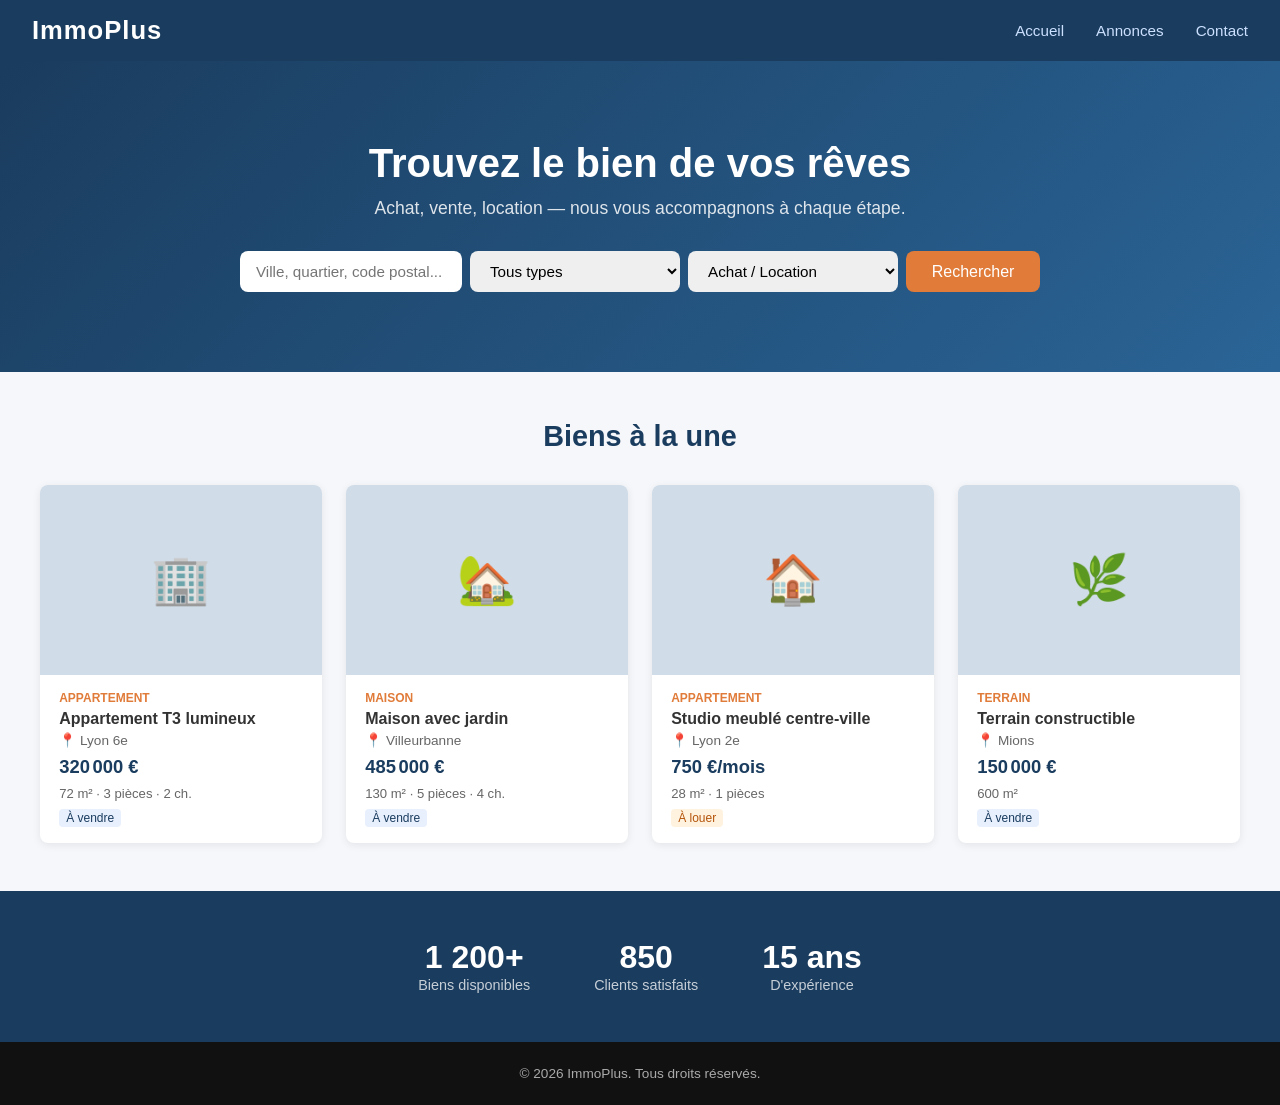
<file: immo/index.html>
<!DOCTYPE html>
<html lang="fr">
<head>
  <meta charset="UTF-8" />
  <meta name="viewport" content="width=device-width, initial-scale=1.0" />
  <title>ImmoPlus - Votre agence immobilière</title>
  <link rel="stylesheet" href="css/style.css" />
</head>
<body>

  <header>
    <nav class="navbar">
      <div class="logo">ImmoPlus</div>
      <ul class="nav-links">
        <li><a href="index.html">Accueil</a></li>
        <li><a href="pages/annonces.html">Annonces</a></li>
        <li><a href="pages/contact.html">Contact</a></li>
      </ul>
    </nav>
  </header>

  <section class="hero">
    <div class="hero-content">
      <h1>Trouvez le bien de vos rêves</h1>
      <p>Achat, vente, location — nous vous accompagnons à chaque étape.</p>
      <form class="search-bar" id="searchForm">
        <input type="text" id="searchInput" placeholder="Ville, quartier, code postal..." />
        <select id="typeSelect">
          <option value="">Tous types</option>
          <option value="appartement">Appartement</option>
          <option value="maison">Maison</option>
          <option value="terrain">Terrain</option>
          <option value="commercial">Local commercial</option>
        </select>
        <select id="transactionSelect">
          <option value="">Achat / Location</option>
          <option value="achat">Achat</option>
          <option value="location">Location</option>
        </select>
        <button type="submit">Rechercher</button>
      </form>
    </div>
  </section>

  <section class="featured">
    <h2>Biens à la une</h2>
    <div class="listings" id="featuredListings"></div>
  </section>

  <section class="stats">
    <div class="stat-item">
      <span class="stat-number">1 200+</span>
      <span class="stat-label">Biens disponibles</span>
    </div>
    <div class="stat-item">
      <span class="stat-number">850</span>
      <span class="stat-label">Clients satisfaits</span>
    </div>
    <div class="stat-item">
      <span class="stat-number">15 ans</span>
      <span class="stat-label">D'expérience</span>
    </div>
  </section>

  <footer>
    <p>&copy; 2026 ImmoPlus. Tous droits réservés.</p>
  </footer>

  <script src="js/data.js"></script>
  <script src="js/app.js"></script>
</body>
</html>
</file>
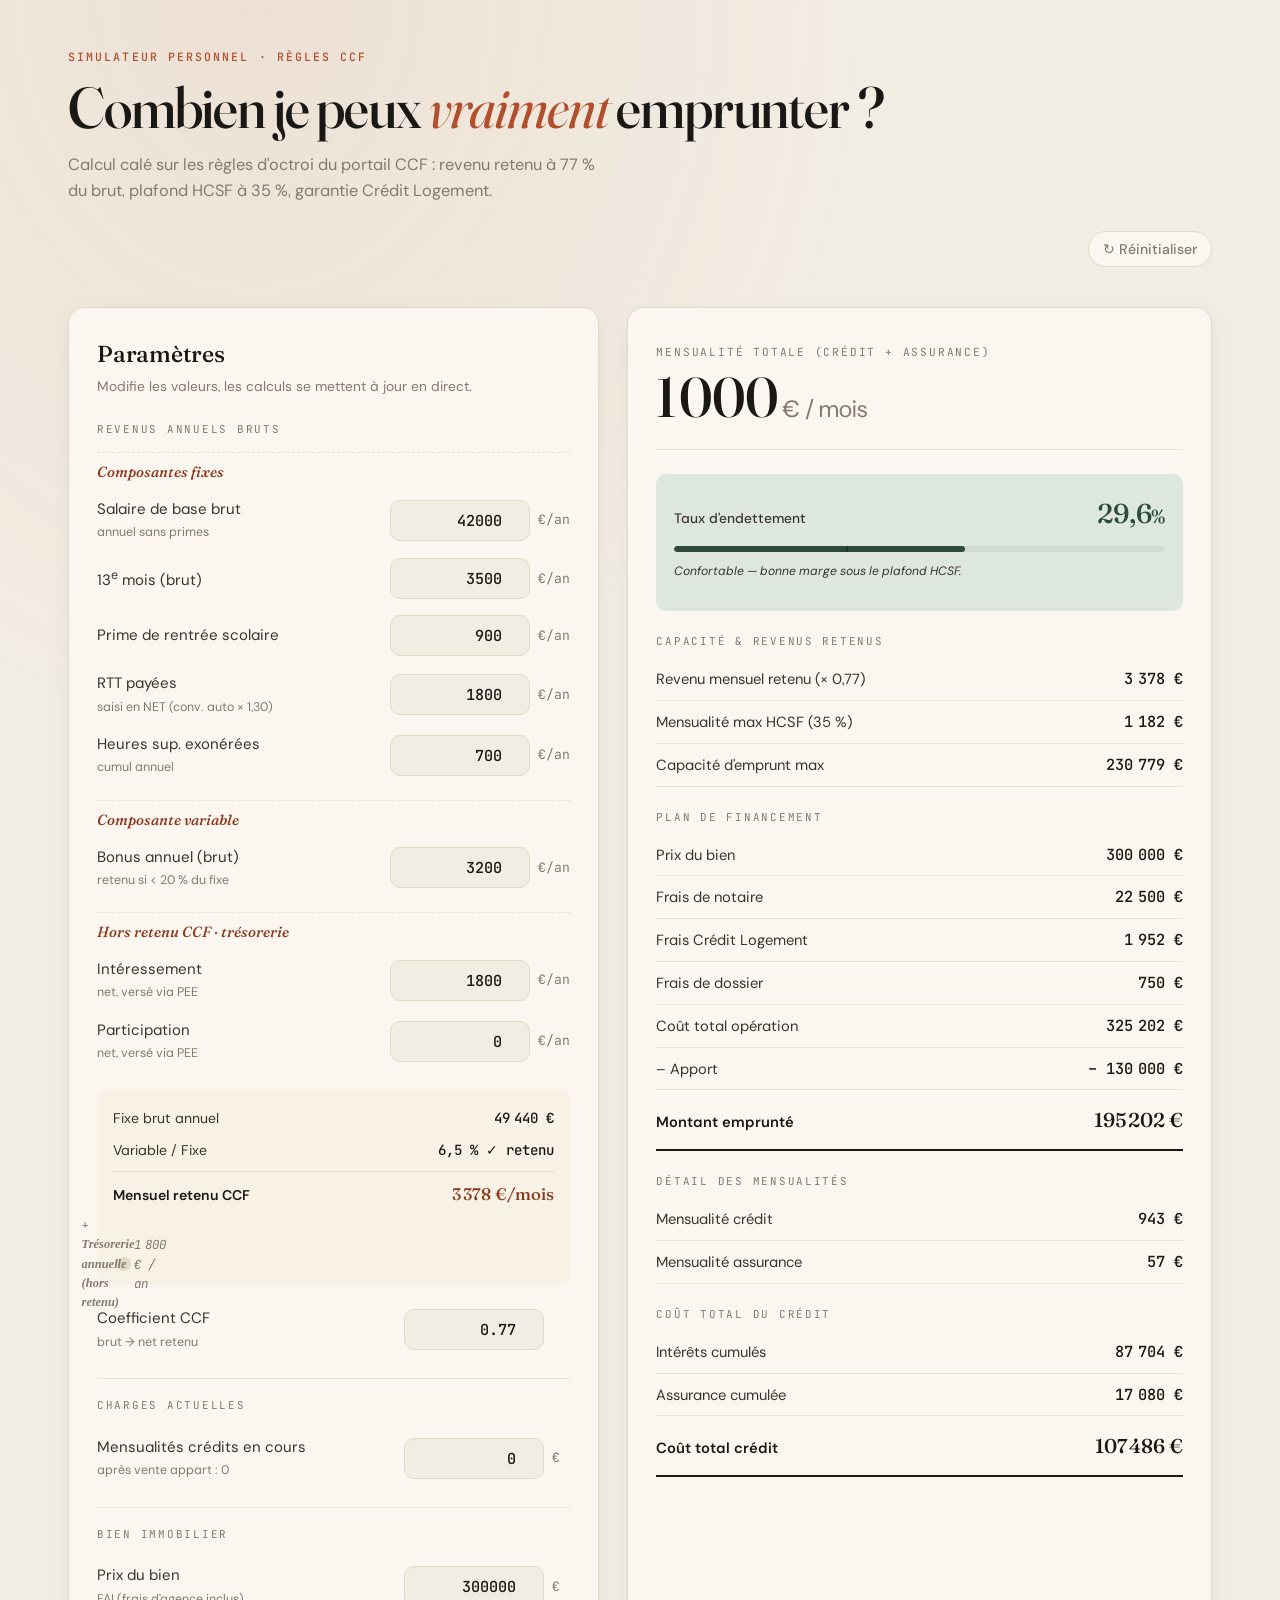
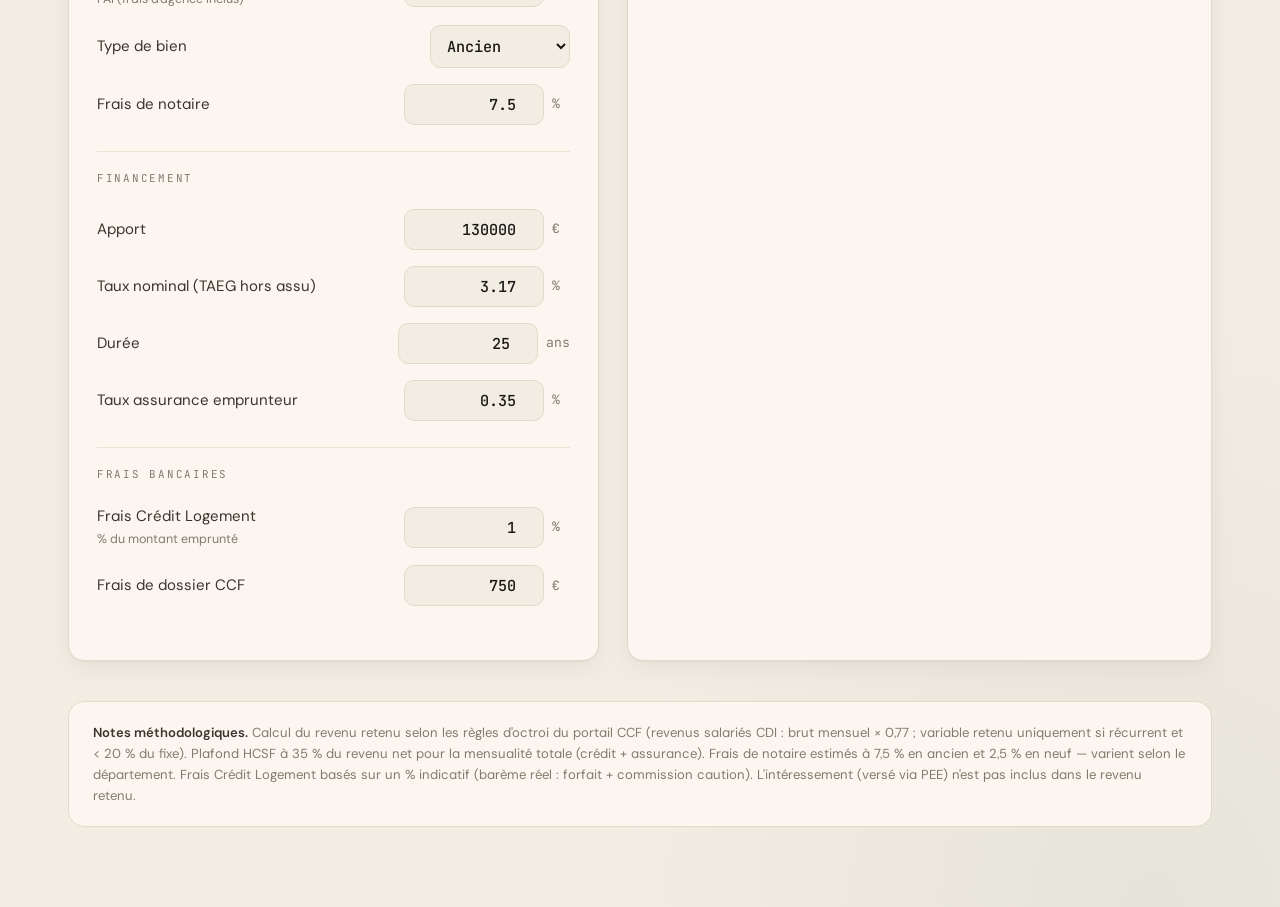
<file: immo/simulateur-pret.html>
<!DOCTYPE html>
<html lang="fr">
<head>
  <meta charset="UTF-8" />
  <meta name="viewport" content="width=device-width, initial-scale=1.0" />
  <title>Simulateur de prêt immobilier — CCF</title>
  <link rel="preconnect" href="https://fonts.googleapis.com" />
  <link rel="preconnect" href="https://fonts.gstatic.com" crossorigin />
  <link href="https://fonts.googleapis.com/css2?family=Fraunces:opsz,wght@9..144,300;9..144,400;9..144,500;9..144,600;9..144,700;9..144,900&family=DM+Sans:wght@300;400;500;600;700&family=JetBrains+Mono:wght@400;500;600&display=swap" rel="stylesheet" />
  <style>
    :root {
      --bg: #F2EDE3;
      --surface: #FBF7F0;
      --surface-2: #F7F1E6;
      --ink: #1A1815;
      --ink-soft: #3A342C;
      --muted: #847A6C;
      --line: #E3D9C7;
      --line-soft: #ECE3D2;
      --accent: #B14E2B;
      --accent-deep: #8A3A1E;
      --good: #2C4A3E;
      --good-soft: #DEE7DF;
      --warn: #BC8B27;
      --warn-soft: #F5E9C4;
      --danger: #962525;
      --danger-soft: #EFD2D2;
      --radius: 16px;
      --radius-sm: 10px;
      --shadow: 0 1px 2px rgba(26,24,21,0.04), 0 8px 24px rgba(26,24,21,0.05);
    }

    * { box-sizing: border-box; }

    html, body {
      margin: 0;
      padding: 0;
      background: var(--bg);
      color: var(--ink);
      font-family: 'DM Sans', system-ui, sans-serif;
      font-feature-settings: 'ss01', 'ss02';
      line-height: 1.55;
      -webkit-font-smoothing: antialiased;
    }

    body {
      background-image:
        radial-gradient(ellipse 80% 50% at 20% 0%, rgba(177,78,43,0.08), transparent 60%),
        radial-gradient(ellipse 70% 40% at 90% 100%, rgba(44,74,62,0.06), transparent 60%);
      min-height: 100vh;
    }

    .container {
      max-width: 1200px;
      margin: 0 auto;
      padding: 48px 28px 80px;
    }

    header { margin-bottom: 40px; }

    .kicker {
      font-family: 'JetBrains Mono', monospace;
      font-size: 0.72rem;
      letter-spacing: 0.18em;
      text-transform: uppercase;
      color: var(--accent);
      margin: 0 0 12px;
      font-weight: 500;
    }

    h1 {
      font-family: 'Fraunces', serif;
      font-weight: 500;
      font-size: clamp(2.2rem, 5vw, 3.6rem);
      line-height: 1.05;
      letter-spacing: -0.02em;
      margin: 0 0 14px;
      font-variation-settings: 'opsz' 144;
    }

    h1 em {
      font-style: italic;
      font-weight: 400;
      color: var(--accent);
      font-variation-settings: 'opsz' 144;
    }

    .subtitle {
      font-size: 1.02rem;
      color: var(--muted);
      max-width: 540px;
      margin: 0;
    }

    .presets {
      display: flex;
      gap: 8px;
      flex-wrap: wrap;
      margin: 28px 0 0;
    }

    .preset-btn {
      background: var(--surface);
      border: 1px solid var(--line);
      color: var(--ink);
      font-family: 'DM Sans', sans-serif;
      font-size: 0.88rem;
      font-weight: 500;
      padding: 8px 14px;
      border-radius: 999px;
      cursor: pointer;
      transition: all 0.2s ease;
    }

    .preset-btn:hover {
      background: var(--accent);
      color: var(--surface);
      border-color: var(--accent);
    }

    .preset-btn.preset-reset {
      margin-left: auto;
      color: var(--muted);
    }

    .grid {
      display: grid;
      grid-template-columns: minmax(0, 1fr) minmax(0, 1.1fr);
      gap: 28px;
      margin-top: 36px;
    }

    @media (max-width: 900px) {
      .grid { grid-template-columns: 1fr; }
      .container { padding: 32px 18px 60px; }
    }

    .panel {
      background: var(--surface);
      border: 1px solid var(--line);
      border-radius: var(--radius);
      padding: 28px;
      box-shadow: var(--shadow);
    }

    .panel h2 {
      font-family: 'Fraunces', serif;
      font-weight: 500;
      font-size: 1.45rem;
      letter-spacing: -0.01em;
      margin: 0 0 4px;
    }

    .panel-sub {
      font-size: 0.86rem;
      color: var(--muted);
      margin: 0 0 24px;
    }

    .section {
      padding: 18px 0;
      border-top: 1px solid var(--line-soft);
    }
    .section:first-of-type { border-top: 0; padding-top: 0; }

    .section-label {
      font-family: 'JetBrains Mono', monospace;
      font-size: 0.68rem;
      letter-spacing: 0.16em;
      text-transform: uppercase;
      color: var(--muted);
      margin-bottom: 14px;
    }

    .subsection-title {
      font-family: 'Fraunces', serif;
      font-weight: 500;
      font-style: italic;
      font-size: 0.92rem;
      color: var(--accent-deep);
      margin: 14px 0 6px;
      padding-top: 8px;
      border-top: 1px dashed var(--line-soft);
    }
    .subsection-title:first-of-type {
      border-top: 0;
      padding-top: 0;
      margin-top: 0;
    }

    .summary {
      background: var(--surface-2);
      border-radius: var(--radius-sm);
      padding: 14px 16px;
      margin-top: 18px;
    }
    .summary-row {
      display: flex;
      justify-content: space-between;
      align-items: baseline;
      padding: 5px 0;
      font-size: 0.88rem;
      color: var(--ink-soft);
    }
    .summary-row span:last-child {
      font-family: 'JetBrains Mono', monospace;
      font-weight: 500;
      color: var(--ink);
    }
    .summary-row.emphasis {
      padding-top: 9px;
      margin-top: 4px;
      border-top: 1px solid var(--line);
      font-weight: 600;
    }
    .summary-row.emphasis span:first-child { color: var(--ink); }
    .summary-row.emphasis span:last-child {
      font-family: 'Fraunces', serif;
      font-size: 1.05rem;
      color: var(--accent-deep);
    }
    .summary-row.info {
      font-size: 0.78rem;
      color: var(--muted);
      font-style: italic;
    }
    .summary-row.info span:last-child {
      color: var(--muted);
      font-weight: 400;
    }

    .row {
      display: flex;
      justify-content: space-between;
      align-items: center;
      gap: 16px;
      padding: 8px 0;
    }

    .row label {
      font-size: 0.94rem;
      color: var(--ink-soft);
      flex: 1;
    }

    .row .hint {
      display: block;
      font-size: 0.78rem;
      color: var(--muted);
      margin-top: 2px;
    }

    .input-wrap {
      position: relative;
      display: flex;
      align-items: center;
    }

    input[type="number"], input[type="text"], select {
      font-family: 'JetBrains Mono', monospace;
      font-size: 0.95rem;
      font-weight: 500;
      background: var(--bg);
      border: 1px solid var(--line);
      border-radius: var(--radius-sm);
      padding: 9px 12px;
      width: 140px;
      text-align: right;
      color: var(--ink);
      transition: border-color 0.15s, background 0.15s;
    }

    select {
      text-align: left;
      cursor: pointer;
    }

    input[type="number"]:focus, input[type="text"]:focus, select:focus {
      outline: none;
      border-color: var(--accent);
      background: var(--surface);
    }

    .unit {
      font-family: 'JetBrains Mono', monospace;
      font-size: 0.82rem;
      color: var(--muted);
      margin-left: 8px;
      min-width: 18px;
    }

    .results-panel {
      position: relative;
      overflow: hidden;
    }

    .hero-metric {
      padding: 8px 0 24px;
      border-bottom: 1px solid var(--line-soft);
      margin-bottom: 24px;
    }

    .hero-metric .label {
      font-family: 'JetBrains Mono', monospace;
      font-size: 0.7rem;
      letter-spacing: 0.16em;
      text-transform: uppercase;
      color: var(--muted);
      margin-bottom: 8px;
    }

    .hero-metric .value {
      font-family: 'Fraunces', serif;
      font-size: clamp(2.4rem, 6vw, 3.5rem);
      font-weight: 500;
      letter-spacing: -0.02em;
      line-height: 1;
      font-variation-settings: 'opsz' 144;
    }

    .hero-metric .value .small {
      font-family: 'DM Sans', sans-serif;
      font-size: 0.42em;
      font-weight: 400;
      color: var(--muted);
      letter-spacing: 0;
      margin-left: 4px;
    }

    .endettement-block {
      background: var(--surface-2);
      border-radius: var(--radius-sm);
      padding: 18px;
      margin-bottom: 22px;
      transition: background 0.3s;
    }
    .endettement-block.good { background: var(--good-soft); }
    .endettement-block.warn { background: var(--warn-soft); }
    .endettement-block.danger { background: var(--danger-soft); }

    .endettement-top {
      display: flex;
      justify-content: space-between;
      align-items: baseline;
      margin-bottom: 12px;
    }

    .endettement-label {
      font-size: 0.86rem;
      color: var(--ink-soft);
      font-weight: 500;
    }

    .endettement-value {
      font-family: 'Fraunces', serif;
      font-size: 1.7rem;
      font-weight: 500;
      letter-spacing: -0.01em;
    }
    .good .endettement-value { color: var(--good); }
    .warn .endettement-value { color: var(--warn); }
    .danger .endettement-value { color: var(--danger); }

    .gauge {
      position: relative;
      height: 6px;
      background: rgba(0,0,0,0.06);
      border-radius: 999px;
      overflow: hidden;
    }
    .gauge-fill {
      position: absolute;
      top: 0; left: 0; bottom: 0;
      background: var(--good);
      border-radius: 999px;
      transition: width 0.3s ease, background 0.3s;
    }
    .warn .gauge-fill { background: var(--warn); }
    .danger .gauge-fill { background: var(--danger); }

    .gauge-marker {
      position: absolute;
      top: -3px; bottom: -3px;
      width: 2px;
      background: var(--ink);
      opacity: 0.4;
    }

    .endettement-note {
      font-size: 0.76rem;
      color: var(--ink-soft);
      margin-top: 10px;
      font-style: italic;
    }

    .res-section-label {
      font-family: 'JetBrains Mono', monospace;
      font-size: 0.68rem;
      letter-spacing: 0.16em;
      text-transform: uppercase;
      color: var(--muted);
      margin: 22px 0 8px;
    }

    .res-row {
      display: flex;
      justify-content: space-between;
      align-items: baseline;
      padding: 9px 0;
      border-bottom: 1px solid var(--line-soft);
    }
    .res-row:last-child { border-bottom: 0; }
    .res-row.emphasis {
      padding: 14px 0;
      border-bottom: 2px solid var(--ink);
    }

    .res-row .k {
      font-size: 0.92rem;
      color: var(--ink-soft);
    }
    .res-row.emphasis .k {
      font-weight: 600;
      color: var(--ink);
    }

    .res-row .v {
      font-family: 'JetBrains Mono', monospace;
      font-size: 0.96rem;
      font-weight: 500;
      color: var(--ink);
    }
    .res-row.emphasis .v {
      font-family: 'Fraunces', serif;
      font-size: 1.25rem;
      font-weight: 500;
    }

    .footer-note {
      margin-top: 40px;
      padding: 20px 24px;
      background: var(--surface);
      border: 1px solid var(--line);
      border-radius: var(--radius);
      font-size: 0.82rem;
      color: var(--muted);
      line-height: 1.6;
    }

    .footer-note strong {
      color: var(--ink-soft);
      font-weight: 600;
    }

    .info {
      display: inline-flex;
      width: 14px;
      height: 14px;
      border-radius: 50%;
      background: var(--line);
      color: var(--muted);
      font-size: 0.65rem;
      align-items: center;
      justify-content: center;
      cursor: help;
      margin-left: 4px;
      font-style: italic;
      font-family: serif;
      font-weight: 600;
    }
  </style>
</head>
<body>
  <div class="container">

    <header>
      <p class="kicker">Simulateur personnel · Règles CCF</p>
      <h1>Combien je peux <em>vraiment</em> emprunter ?</h1>
      <p class="subtitle">Calcul calé sur les règles d'octroi du portail CCF : revenu retenu à 77 % du brut, plafond HCSF à 35 %, garantie Crédit Logement.</p>

      <div class="presets">
        <button class="preset-btn preset-reset" data-preset="reset">↻ Réinitialiser</button>
      </div>
    </header>

    <div class="grid">

      <section class="panel">
        <h2>Paramètres</h2>
        <p class="panel-sub">Modifie les valeurs, les calculs se mettent à jour en direct.</p>

        <div class="section">
          <div class="section-label">Revenus annuels bruts</div>

          <div class="subsection-title">Composantes fixes</div>
          <div class="row">
            <label>Salaire de base brut <span class="hint">annuel sans primes</span></label>
            <div class="input-wrap"><input type="number" id="salaireBase" value="42000" step="500"><span class="unit">€/an</span></div>
          </div>
          <div class="row">
            <label>13<sup>e</sup> mois (brut)</label>
            <div class="input-wrap"><input type="number" id="treizieme" value="3500" step="100"><span class="unit">€/an</span></div>
          </div>
          <div class="row">
            <label>Prime de rentrée scolaire</label>
            <div class="input-wrap"><input type="number" id="primeRentree" value="900" step="50"><span class="unit">€/an</span></div>
          </div>
          <div class="row">
            <label>RTT payées <span class="hint">saisi en NET (conv. auto × 1,30)</span></label>
            <div class="input-wrap"><input type="number" id="rttNet" value="1800" step="50"><span class="unit">€/an</span></div>
          </div>
          <div class="row">
            <label>Heures sup. exonérées <span class="hint">cumul annuel</span></label>
            <div class="input-wrap"><input type="number" id="hsAnnuel" value="700" step="50"><span class="unit">€/an</span></div>
          </div>

          <div class="subsection-title">Composante variable</div>
          <div class="row">
            <label>Bonus annuel (brut) <span class="hint">retenu si &lt; 20 % du fixe</span></label>
            <div class="input-wrap"><input type="number" id="bonus" value="3200" step="100"><span class="unit">€/an</span></div>
          </div>

          <div class="subsection-title">Hors retenu CCF · trésorerie</div>
          <div class="row">
            <label>Intéressement <span class="hint">net, versé via PEE</span></label>
            <div class="input-wrap"><input type="number" id="interessement" value="1800" step="50"><span class="unit">€/an</span></div>
          </div>
          <div class="row">
            <label>Participation <span class="hint">net, versé via PEE</span></label>
            <div class="input-wrap"><input type="number" id="participation" value="0" step="50"><span class="unit">€/an</span></div>
          </div>

          <div class="summary">
            <div class="summary-row"><span>Fixe brut annuel</span><span id="sumFixe">—</span></div>
            <div class="summary-row"><span>Variable / Fixe</span><span id="sumRatio">—</span></div>
            <div class="summary-row emphasis"><span>Mensuel retenu CCF</span><span id="sumMensuel">—</span></div>
            <div class="summary-row info"><span>+ Trésorerie annuelle (hors retenu)</span><span id="sumTresorerie">—</span></div>
          </div>

          <div class="row" style="margin-top:14px">
            <label>Coefficient CCF <span class="hint">brut → net retenu</span></label>
            <div class="input-wrap"><input type="number" id="coefCCF" value="0.77" step="0.01"><span class="unit"></span></div>
          </div>
        </div>

        <div class="section">
          <div class="section-label">Charges actuelles</div>
          <div class="row">
            <label>Mensualités crédits en cours <span class="hint">après vente appart : 0</span></label>
            <div class="input-wrap"><input type="number" id="charges" value="0" step="50"><span class="unit">€</span></div>
          </div>
        </div>

        <div class="section">
          <div class="section-label">Bien immobilier</div>
          <div class="row">
            <label>Prix du bien <span class="hint">FAI (frais d'agence inclus)</span></label>
            <div class="input-wrap"><input type="number" id="prix" value="300000" step="1000"><span class="unit">€</span></div>
          </div>
          <div class="row">
            <label>Type de bien</label>
            <div class="input-wrap"><select id="typeBien">
              <option value="7.5" selected>Ancien</option>
              <option value="2.5">Neuf / VEFA</option>
            </select></div>
          </div>
          <div class="row">
            <label>Frais de notaire</label>
            <div class="input-wrap"><input type="number" id="fraisNotairePct" value="7.5" step="0.1"><span class="unit">%</span></div>
          </div>
        </div>

        <div class="section">
          <div class="section-label">Financement</div>
          <div class="row">
            <label>Apport</label>
            <div class="input-wrap"><input type="number" id="apport" value="130000" step="1000"><span class="unit">€</span></div>
          </div>
          <div class="row">
            <label>Taux nominal (TAEG hors assu)</label>
            <div class="input-wrap"><input type="number" id="taux" value="3.17" step="0.05"><span class="unit">%</span></div>
          </div>
          <div class="row">
            <label>Durée</label>
            <div class="input-wrap"><input type="number" id="duree" value="25" step="1" max="25"><span class="unit">ans</span></div>
          </div>
          <div class="row">
            <label>Taux assurance emprunteur</label>
            <div class="input-wrap"><input type="number" id="tauxAssu" value="0.35" step="0.05"><span class="unit">%</span></div>
          </div>
        </div>

        <div class="section">
          <div class="section-label">Frais bancaires</div>
          <div class="row">
            <label>Frais Crédit Logement <span class="hint">% du montant emprunté</span></label>
            <div class="input-wrap"><input type="number" id="fraisCLPct" value="1" step="0.1"><span class="unit">%</span></div>
          </div>
          <div class="row">
            <label>Frais de dossier CCF</label>
            <div class="input-wrap"><input type="number" id="fraisDossier" value="750" step="50"><span class="unit">€</span></div>
          </div>
        </div>
      </section>

      <section class="panel results-panel">

        <div class="hero-metric">
          <div class="label">Mensualité totale (crédit + assurance)</div>
          <div class="value"><span id="mensTotale">—</span><span class="small">€ / mois</span></div>
        </div>

        <div id="endettementBlock" class="endettement-block">
          <div class="endettement-top">
            <div class="endettement-label">Taux d'endettement</div>
            <div class="endettement-value"><span id="endettementVal">—</span><span style="font-size:0.7em">%</span></div>
          </div>
          <div class="gauge">
            <div class="gauge-fill" id="gaugeFill" style="width:0%"></div>
            <div class="gauge-marker" style="left:35%"></div>
          </div>
          <p class="endettement-note" id="endettementNote">—</p>
        </div>

        <div class="res-section-label">Capacité &amp; revenus retenus</div>
        <div class="res-row">
          <span class="k">Revenu mensuel retenu (× 0,77)</span>
          <span class="v"><span id="revRetenu">—</span> €</span>
        </div>
        <div class="res-row">
          <span class="k">Mensualité max HCSF (35 %)</span>
          <span class="v"><span id="mensMax">—</span> €</span>
        </div>
        <div class="res-row">
          <span class="k">Capacité d'emprunt max</span>
          <span class="v"><span id="capaciteMax">—</span> €</span>
        </div>

        <div class="res-section-label">Plan de financement</div>
        <div class="res-row">
          <span class="k">Prix du bien</span>
          <span class="v"><span id="resPrix">—</span> €</span>
        </div>
        <div class="res-row">
          <span class="k">Frais de notaire</span>
          <span class="v"><span id="resFraisNotaire">—</span> €</span>
        </div>
        <div class="res-row">
          <span class="k">Frais Crédit Logement</span>
          <span class="v"><span id="resFraisCL">—</span> €</span>
        </div>
        <div class="res-row">
          <span class="k">Frais de dossier</span>
          <span class="v"><span id="resFraisDossier">—</span> €</span>
        </div>
        <div class="res-row">
          <span class="k">Coût total opération</span>
          <span class="v"><span id="resCoutTotal">—</span> €</span>
        </div>
        <div class="res-row">
          <span class="k">– Apport</span>
          <span class="v">– <span id="resApport">—</span> €</span>
        </div>
        <div class="res-row emphasis">
          <span class="k">Montant emprunté</span>
          <span class="v"><span id="resEmprunte">—</span> €</span>
        </div>

        <div class="res-section-label">Détail des mensualités</div>
        <div class="res-row">
          <span class="k">Mensualité crédit</span>
          <span class="v"><span id="resMensCredit">—</span> €</span>
        </div>
        <div class="res-row">
          <span class="k">Mensualité assurance</span>
          <span class="v"><span id="resMensAssu">—</span> €</span>
        </div>

        <div class="res-section-label">Coût total du crédit</div>
        <div class="res-row">
          <span class="k">Intérêts cumulés</span>
          <span class="v"><span id="resInterets">—</span> €</span>
        </div>
        <div class="res-row">
          <span class="k">Assurance cumulée</span>
          <span class="v"><span id="resAssuTotal">—</span> €</span>
        </div>
        <div class="res-row emphasis">
          <span class="k">Coût total crédit</span>
          <span class="v"><span id="resCoutCredit">—</span> €</span>
        </div>

      </section>
    </div>

    <div class="footer-note">
      <strong>Notes méthodologiques.</strong> Calcul du revenu retenu selon les règles d'octroi du portail CCF (revenus salariés CDI : brut mensuel × 0,77 ; variable retenu uniquement si récurrent et &lt; 20 % du fixe). Plafond HCSF à 35 % du revenu net pour la mensualité totale (crédit + assurance). Frais de notaire estimés à 7,5 % en ancien et 2,5 % en neuf — varient selon le département. Frais Crédit Logement basés sur un % indicatif (barème réel : forfait + commission caution). L'intéressement (versé via PEE) n'est pas inclus dans le revenu retenu.
    </div>
  </div>

  <script>
    const fmt = n => Math.round(n).toLocaleString('fr-FR');
    const fmt2 = n => n.toLocaleString('fr-FR', { minimumFractionDigits: 0, maximumFractionDigits: 0 });

    const inputs = ['salaireBase','treizieme','primeRentree','rttNet','hsAnnuel','bonus','interessement','participation','coefCCF','charges','prix','typeBien','fraisNotairePct','apport','taux','duree','tauxAssu','fraisCLPct','fraisDossier'];

    document.getElementById('typeBien').addEventListener('change', e => {
      document.getElementById('fraisNotairePct').value = e.target.value;
      compute();
    });

    inputs.forEach(id => {
      document.getElementById(id).addEventListener('input', compute);
    });

    function mensualite(K, tauxAnn, nMois) {
      if (K <= 0 || nMois <= 0) return 0;
      const t = tauxAnn / 100 / 12;
      if (t === 0) return K / nMois;
      return K * t / (1 - Math.pow(1 + t, -nMois));
    }

    function compute() {
      const salaireBase = parseFloat(document.getElementById('salaireBase').value) || 0;
      const treizieme = parseFloat(document.getElementById('treizieme').value) || 0;
      const primeRentree = parseFloat(document.getElementById('primeRentree').value) || 0;
      const rttNet = parseFloat(document.getElementById('rttNet').value) || 0;
      const hsAnnuel = parseFloat(document.getElementById('hsAnnuel').value) || 0;
      const bonus = parseFloat(document.getElementById('bonus').value) || 0;
      const interessement = parseFloat(document.getElementById('interessement').value) || 0;
      const participation = parseFloat(document.getElementById('participation').value) || 0;
      const coef = parseFloat(document.getElementById('coefCCF').value) || 0.77;

      const rttBrut = rttNet * 1.30;
      const fixeBrutAnnuel = salaireBase + treizieme + primeRentree + rttBrut + hsAnnuel;
      const variableBrutAnnuel = bonus;
      const ratio = fixeBrutAnnuel > 0 ? variableBrutAnnuel / fixeBrutAnnuel : 0;
      const variableRetenu = ratio < 0.20 ? variableBrutAnnuel : variableBrutAnnuel;
      const revFixeMensuel = (fixeBrutAnnuel / 12) * coef;
      const revVarMensuel = (variableRetenu / 12) * coef;
      const revRetenu = revFixeMensuel + revVarMensuel;
      const tresorerie = interessement + participation;

      document.getElementById('sumFixe').textContent = fmt(fixeBrutAnnuel) + ' €';
      document.getElementById('sumRatio').textContent = (ratio * 100).toFixed(1).replace('.', ',') + ' %  ' + (ratio < 0.20 ? '✓ retenu' : '⚠ moy. 3 ans');
      document.getElementById('sumMensuel').textContent = fmt(revRetenu) + ' €/mois';
      document.getElementById('sumTresorerie').textContent = fmt(tresorerie) + ' € / an';

      const charges = parseFloat(document.getElementById('charges').value) || 0;
      const prix = parseFloat(document.getElementById('prix').value) || 0;
      const fraisNotPct = parseFloat(document.getElementById('fraisNotairePct').value) || 0;
      const apport = parseFloat(document.getElementById('apport').value) || 0;
      const taux = parseFloat(document.getElementById('taux').value) || 0;
      const duree = parseFloat(document.getElementById('duree').value) || 0;
      const tauxAssu = parseFloat(document.getElementById('tauxAssu').value) || 0;
      const fraisCLPct = parseFloat(document.getElementById('fraisCLPct').value) || 0;
      const fraisDossier = parseFloat(document.getElementById('fraisDossier').value) || 0;

      const mensMax = revRetenu * 0.35 - charges;
      const fraisNotaire = prix * fraisNotPct / 100;

      let emprunte = prix + fraisNotaire + fraisDossier - apport;
      let fraisCL = emprunte * fraisCLPct / 100;
      emprunte = prix + fraisNotaire + fraisDossier + fraisCL - apport;
      fraisCL = emprunte * fraisCLPct / 100;
      emprunte = prix + fraisNotaire + fraisDossier + fraisCL - apport;

      const coutTotal = prix + fraisNotaire + fraisCL + fraisDossier;
      const nMois = duree * 12;
      const mensCredit = mensualite(emprunte, taux, nMois);
      const mensAssu = emprunte * tauxAssu / 100 / 12;
      const mensTotale = mensCredit + mensAssu;
      const endettement = revRetenu > 0 ? ((mensTotale + charges) / revRetenu) * 100 : 0;
      const mensPour1000 = mensualite(1000, taux, nMois) + 1000 * tauxAssu / 100 / 12;
      const capaciteMax = mensMax > 0 && mensPour1000 > 0 ? (mensMax / mensPour1000) * 1000 : 0;
      const interets = mensCredit * nMois - emprunte;
      const assuTotal = mensAssu * nMois;
      const coutCredit = interets + assuTotal + fraisCL + fraisDossier;

      document.getElementById('mensTotale').textContent = fmt(mensTotale);
      document.getElementById('endettementVal').textContent = endettement.toFixed(1).replace('.', ',');
      document.getElementById('revRetenu').textContent = fmt(revRetenu);
      document.getElementById('mensMax').textContent = fmt(mensMax);
      document.getElementById('capaciteMax').textContent = fmt(capaciteMax);
      document.getElementById('resPrix').textContent = fmt(prix);
      document.getElementById('resFraisNotaire').textContent = fmt(fraisNotaire);
      document.getElementById('resFraisCL').textContent = fmt(fraisCL);
      document.getElementById('resFraisDossier').textContent = fmt(fraisDossier);
      document.getElementById('resCoutTotal').textContent = fmt(coutTotal);
      document.getElementById('resApport').textContent = fmt(apport);
      document.getElementById('resEmprunte').textContent = fmt(emprunte);
      document.getElementById('resMensCredit').textContent = fmt(mensCredit);
      document.getElementById('resMensAssu').textContent = fmt(mensAssu);
      document.getElementById('resInterets').textContent = fmt(interets);
      document.getElementById('resAssuTotal').textContent = fmt(assuTotal);
      document.getElementById('resCoutCredit').textContent = fmt(coutCredit);

      const block = document.getElementById('endettementBlock');
      const note = document.getElementById('endettementNote');
      const gauge = document.getElementById('gaugeFill');
      block.classList.remove('good','warn','danger');
      gauge.style.width = Math.min(endettement / 50 * 100, 100) + '%';

      if (endettement <= 33) {
        block.classList.add('good');
        note.textContent = 'Confortable — bonne marge sous le plafond HCSF.';
      } else if (endettement <= 35) {
        block.classList.add('warn');
        note.textContent = 'Limite — passe le HCSF mais peu de marge. Le banquier va regarder le reste à vivre.';
      } else {
        block.classList.add('danger');
        note.textContent = 'Au-dessus du plafond HCSF 35 % — dossier non éligible au Portail CCF en l\'état.';
      }
    }

    const presets = {
      reset: {
        salaireBase: 42000, treizieme: 3500, primeRentree: 900, rttNet: 1800, hsAnnuel: 700,
        bonus: 3200, interessement: 1800, participation: 0,
        coefCCF: 0.77, charges: 0,
        prix: 300000, fraisNotairePct: 7.5, apport: 130000,
        taux: 3.17, duree: 25, tauxAssu: 0.35,
        fraisCLPct: 1, fraisDossier: 750
      }
    };

    document.querySelectorAll('.preset-btn').forEach(btn => {
      btn.addEventListener('click', () => {
        const p = presets[btn.dataset.preset];
        Object.entries(p).forEach(([k, v]) => {
          const el = document.getElementById(k);
          if (el) el.value = v;
        });
        compute();
      });
    });

    compute();
  </script>
</body>
</html>
</file>
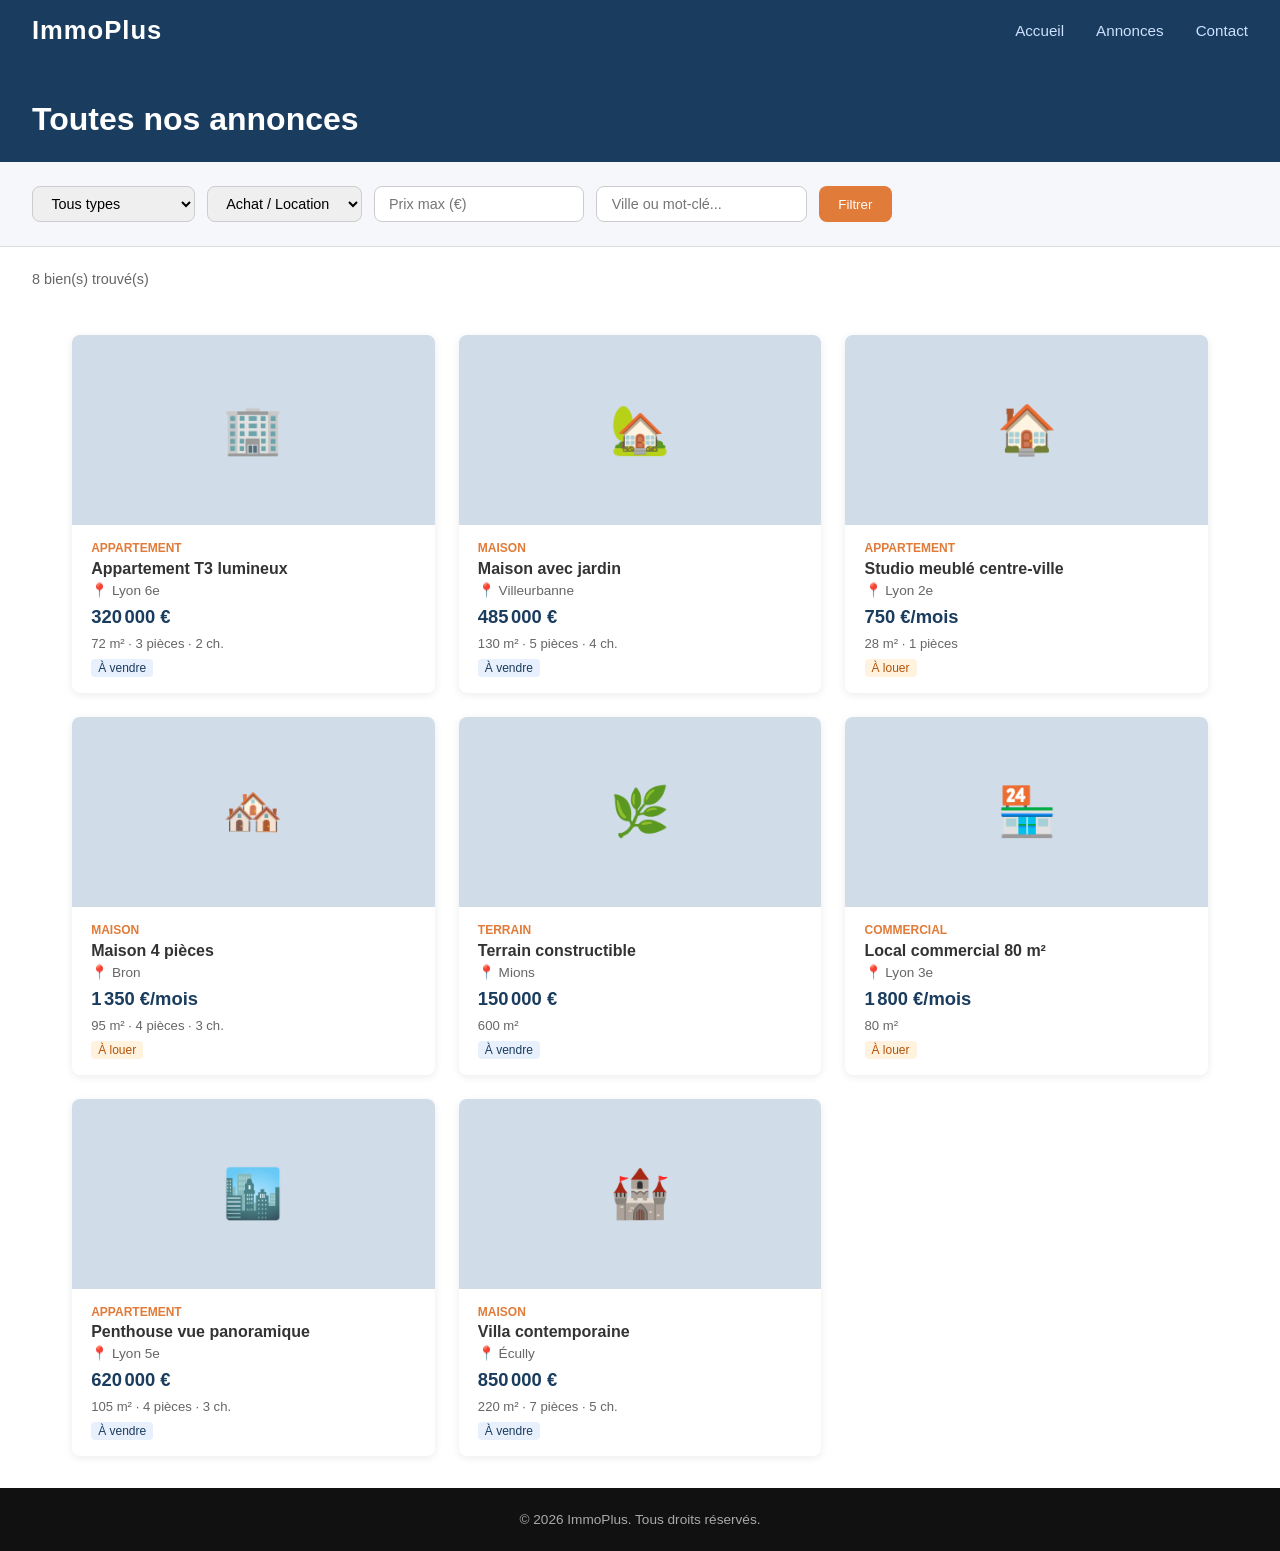
<file: immo/pages/annonces.html>
<!DOCTYPE html>
<html lang="fr">
<head>
  <meta charset="UTF-8" />
  <meta name="viewport" content="width=device-width, initial-scale=1.0" />
  <title>Annonces — ImmoPlus</title>
  <link rel="stylesheet" href="../css/style.css" />
</head>
<body>

  <header>
    <nav class="navbar">
      <div class="logo">ImmoPlus</div>
      <ul class="nav-links">
        <li><a href="../index.html">Accueil</a></li>
        <li><a href="annonces.html">Annonces</a></li>
        <li><a href="contact.html">Contact</a></li>
      </ul>
    </nav>
  </header>

  <div class="page-header">
    <h1>Toutes nos annonces</h1>
  </div>

  <div class="filters">
    <select id="filterType">
      <option value="">Tous types</option>
      <option value="appartement">Appartement</option>
      <option value="maison">Maison</option>
      <option value="terrain">Terrain</option>
      <option value="commercial">Local commercial</option>
    </select>
    <select id="filterTransaction">
      <option value="">Achat / Location</option>
      <option value="achat">Achat</option>
      <option value="location">Location</option>
    </select>
    <input type="number" id="filterMaxPrice" placeholder="Prix max (€)" min="0" />
    <input type="text" id="filterSearch" placeholder="Ville ou mot-clé..." />
    <button id="applyFilters">Filtrer</button>
  </div>

  <div style="padding: 1.5rem 2rem 0;">
    <p class="results-count" id="resultsCount"></p>
  </div>

  <div class="listings-page listings" id="listingsPage"></div>

  <footer>
    <p>&copy; 2026 ImmoPlus. Tous droits réservés.</p>
  </footer>

  <script src="../js/data.js"></script>
  <script src="../js/app.js"></script>
</body>
</html>
</file>
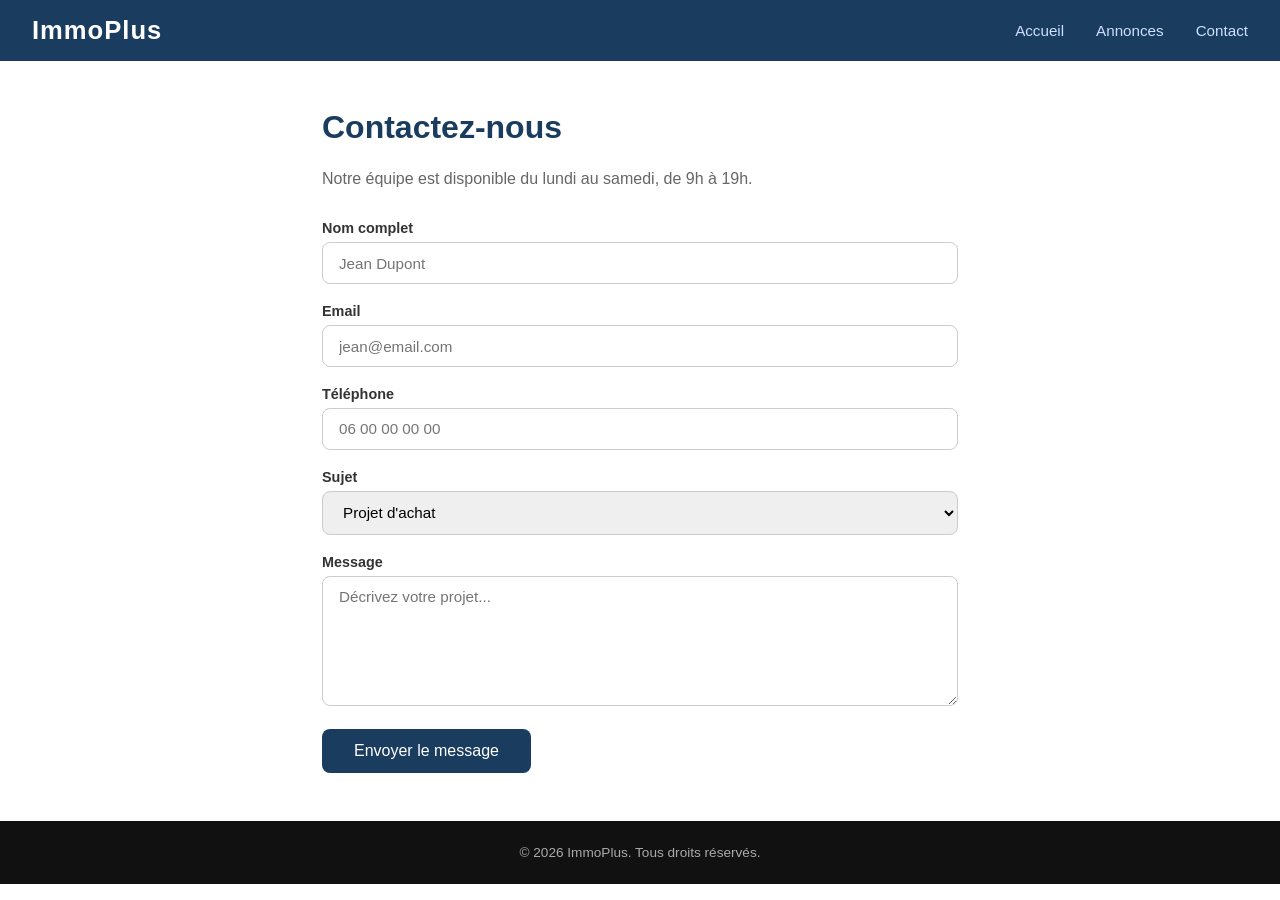
<file: immo/pages/contact.html>
<!DOCTYPE html>
<html lang="fr">
<head>
  <meta charset="UTF-8" />
  <meta name="viewport" content="width=device-width, initial-scale=1.0" />
  <title>Contact — ImmoPlus</title>
  <link rel="stylesheet" href="../css/style.css" />
</head>
<body>

  <header>
    <nav class="navbar">
      <div class="logo">ImmoPlus</div>
      <ul class="nav-links">
        <li><a href="../index.html">Accueil</a></li>
        <li><a href="annonces.html">Annonces</a></li>
        <li><a href="contact.html">Contact</a></li>
      </ul>
    </nav>
  </header>

  <div class="contact-section">
    <h1>Contactez-nous</h1>
    <p style="color:#666; margin-bottom:2rem;">
      Notre équipe est disponible du lundi au samedi, de 9h à 19h.
    </p>

    <form id="contactForm">
      <div class="form-group">
        <label for="nom">Nom complet</label>
        <input type="text" id="nom" name="nom" placeholder="Jean Dupont" required />
      </div>
      <div class="form-group">
        <label for="email">Email</label>
        <input type="email" id="email" name="email" placeholder="jean@email.com" required />
      </div>
      <div class="form-group">
        <label for="telephone">Téléphone</label>
        <input type="tel" id="telephone" name="telephone" placeholder="06 00 00 00 00" />
      </div>
      <div class="form-group">
        <label for="sujet">Sujet</label>
        <select id="sujet" name="sujet">
          <option value="achat">Projet d'achat</option>
          <option value="location">Projet de location</option>
          <option value="vente">Mettre en vente / louer mon bien</option>
          <option value="estimation">Estimation gratuite</option>
          <option value="autre">Autre</option>
        </select>
      </div>
      <div class="form-group">
        <label for="message">Message</label>
        <textarea id="message" name="message" placeholder="Décrivez votre projet..." required></textarea>
      </div>
      <button type="submit" class="btn-submit">Envoyer le message</button>
    </form>

    <div class="success-msg" id="successMsg">
      ✔ Votre message a bien été envoyé. Nous vous répondrons dans les plus brefs délais.
    </div>
  </div>

  <footer>
    <p>&copy; 2026 ImmoPlus. Tous droits réservés.</p>
  </footer>

  <script src="../js/data.js"></script>
  <script src="../js/app.js"></script>
</body>
</html>
</file>
<file: immo/css/style.css>
*, *::before, *::after {
  box-sizing: border-box;
  margin: 0;
  padding: 0;
}

:root {
  --primary: #1a3c5e;
  --accent: #e07b39;
  --light: #f5f7fa;
  --text: #333;
  --muted: #666;
  --radius: 8px;
}

body {
  font-family: 'Segoe UI', sans-serif;
  color: var(--text);
  background: #fff;
}

/* ── Navbar ── */
.navbar {
  display: flex;
  align-items: center;
  justify-content: space-between;
  background: var(--primary);
  padding: 1rem 2rem;
  position: sticky;
  top: 0;
  z-index: 100;
}

.logo {
  color: #fff;
  font-size: 1.6rem;
  font-weight: 700;
  letter-spacing: 1px;
}

.nav-links {
  list-style: none;
  display: flex;
  gap: 2rem;
}

.nav-links a {
  color: #cce0ff;
  text-decoration: none;
  font-size: 0.95rem;
  transition: color 0.2s;
}

.nav-links a:hover {
  color: #fff;
}

/* ── Hero ── */
.hero {
  background: linear-gradient(135deg, var(--primary) 0%, #2a6496 100%);
  color: #fff;
  padding: 5rem 2rem;
  text-align: center;
}

.hero h1 {
  font-size: 2.5rem;
  margin-bottom: 0.75rem;
}

.hero p {
  font-size: 1.1rem;
  opacity: 0.85;
  margin-bottom: 2rem;
}

.search-bar {
  display: flex;
  flex-wrap: wrap;
  gap: 0.5rem;
  justify-content: center;
  max-width: 800px;
  margin: 0 auto;
}

.search-bar input,
.search-bar select {
  padding: 0.7rem 1rem;
  border: none;
  border-radius: var(--radius);
  font-size: 0.95rem;
  flex: 1 1 180px;
}

.search-bar button {
  padding: 0.7rem 1.6rem;
  background: var(--accent);
  color: #fff;
  border: none;
  border-radius: var(--radius);
  font-size: 1rem;
  cursor: pointer;
  transition: background 0.2s;
}

.search-bar button:hover {
  background: #c96a2a;
}

/* ── Featured ── */
.featured {
  padding: 3rem 2rem;
  background: var(--light);
}

.featured h2 {
  text-align: center;
  font-size: 1.8rem;
  margin-bottom: 2rem;
  color: var(--primary);
}

.listings {
  display: grid;
  grid-template-columns: repeat(auto-fill, minmax(280px, 1fr));
  gap: 1.5rem;
  max-width: 1200px;
  margin: 0 auto;
}

/* ── Card ── */
.card {
  background: #fff;
  border-radius: var(--radius);
  overflow: hidden;
  box-shadow: 0 2px 8px rgba(0,0,0,0.08);
  transition: transform 0.2s, box-shadow 0.2s;
}

.card:hover {
  transform: translateY(-4px);
  box-shadow: 0 6px 18px rgba(0,0,0,0.12);
}

.card-img {
  width: 100%;
  height: 190px;
  object-fit: cover;
  background: #d0dce8;
  display: flex;
  align-items: center;
  justify-content: center;
  font-size: 3rem;
}

.card-body {
  padding: 1rem 1.2rem;
}

.card-type {
  font-size: 0.75rem;
  text-transform: uppercase;
  color: var(--accent);
  font-weight: 600;
  margin-bottom: 0.3rem;
}

.card-title {
  font-size: 1rem;
  font-weight: 600;
  margin-bottom: 0.25rem;
}

.card-location {
  font-size: 0.85rem;
  color: var(--muted);
  margin-bottom: 0.5rem;
}

.card-price {
  font-size: 1.15rem;
  font-weight: 700;
  color: var(--primary);
}

.card-details {
  display: flex;
  gap: 0.8rem;
  margin-top: 0.5rem;
  font-size: 0.82rem;
  color: var(--muted);
}

.badge {
  display: inline-block;
  background: #e8f0fe;
  color: var(--primary);
  border-radius: 4px;
  padding: 2px 7px;
  font-size: 0.75rem;
  margin-top: 0.5rem;
}

.badge.location {
  background: #fff3e0;
  color: #b45309;
}

/* ── Stats ── */
.stats {
  display: flex;
  justify-content: center;
  gap: 4rem;
  padding: 3rem 2rem;
  background: var(--primary);
  color: #fff;
  text-align: center;
}

.stat-number {
  display: block;
  font-size: 2rem;
  font-weight: 700;
}

.stat-label {
  font-size: 0.9rem;
  opacity: 0.75;
}

/* ── Annonces page ── */
.page-header {
  background: var(--primary);
  color: #fff;
  padding: 2.5rem 2rem 1.5rem;
}

.page-header h1 {
  font-size: 2rem;
}

.filters {
  display: flex;
  flex-wrap: wrap;
  gap: 0.75rem;
  padding: 1.5rem 2rem;
  background: var(--light);
  border-bottom: 1px solid #ddd;
}

.filters select,
.filters input {
  padding: 0.5rem 0.9rem;
  border: 1px solid #ccc;
  border-radius: var(--radius);
  font-size: 0.9rem;
}

.filters button {
  padding: 0.5rem 1.2rem;
  background: var(--accent);
  color: #fff;
  border: none;
  border-radius: var(--radius);
  cursor: pointer;
}

.filters button:hover {
  background: #c96a2a;
}

.listings-page {
  padding: 2rem;
  max-width: 1200px;
  margin: 0 auto;
}

.results-count {
  color: var(--muted);
  margin-bottom: 1rem;
  font-size: 0.9rem;
}

/* ── Contact page ── */
.contact-section {
  max-width: 700px;
  margin: 3rem auto;
  padding: 0 2rem;
}

.contact-section h1 {
  color: var(--primary);
  margin-bottom: 1.5rem;
}

.form-group {
  margin-bottom: 1.2rem;
}

.form-group label {
  display: block;
  font-weight: 600;
  margin-bottom: 0.4rem;
  font-size: 0.9rem;
}

.form-group input,
.form-group select,
.form-group textarea {
  width: 100%;
  padding: 0.7rem 1rem;
  border: 1px solid #ccc;
  border-radius: var(--radius);
  font-size: 0.95rem;
  font-family: inherit;
}

.form-group textarea {
  resize: vertical;
  min-height: 130px;
}

.btn-submit {
  background: var(--primary);
  color: #fff;
  border: none;
  padding: 0.8rem 2rem;
  border-radius: var(--radius);
  font-size: 1rem;
  cursor: pointer;
  transition: background 0.2s;
}

.btn-submit:hover {
  background: #0f2540;
}

.success-msg {
  display: none;
  background: #d4edda;
  color: #155724;
  padding: 1rem;
  border-radius: var(--radius);
  margin-top: 1rem;
}

/* ── Footer ── */
footer {
  text-align: center;
  padding: 1.5rem;
  background: #111;
  color: #aaa;
  font-size: 0.85rem;
}

@media (max-width: 600px) {
  .hero h1 { font-size: 1.7rem; }
  .stats { flex-direction: column; gap: 1.5rem; }
  .navbar { flex-direction: column; gap: 0.75rem; }
}
</file>
